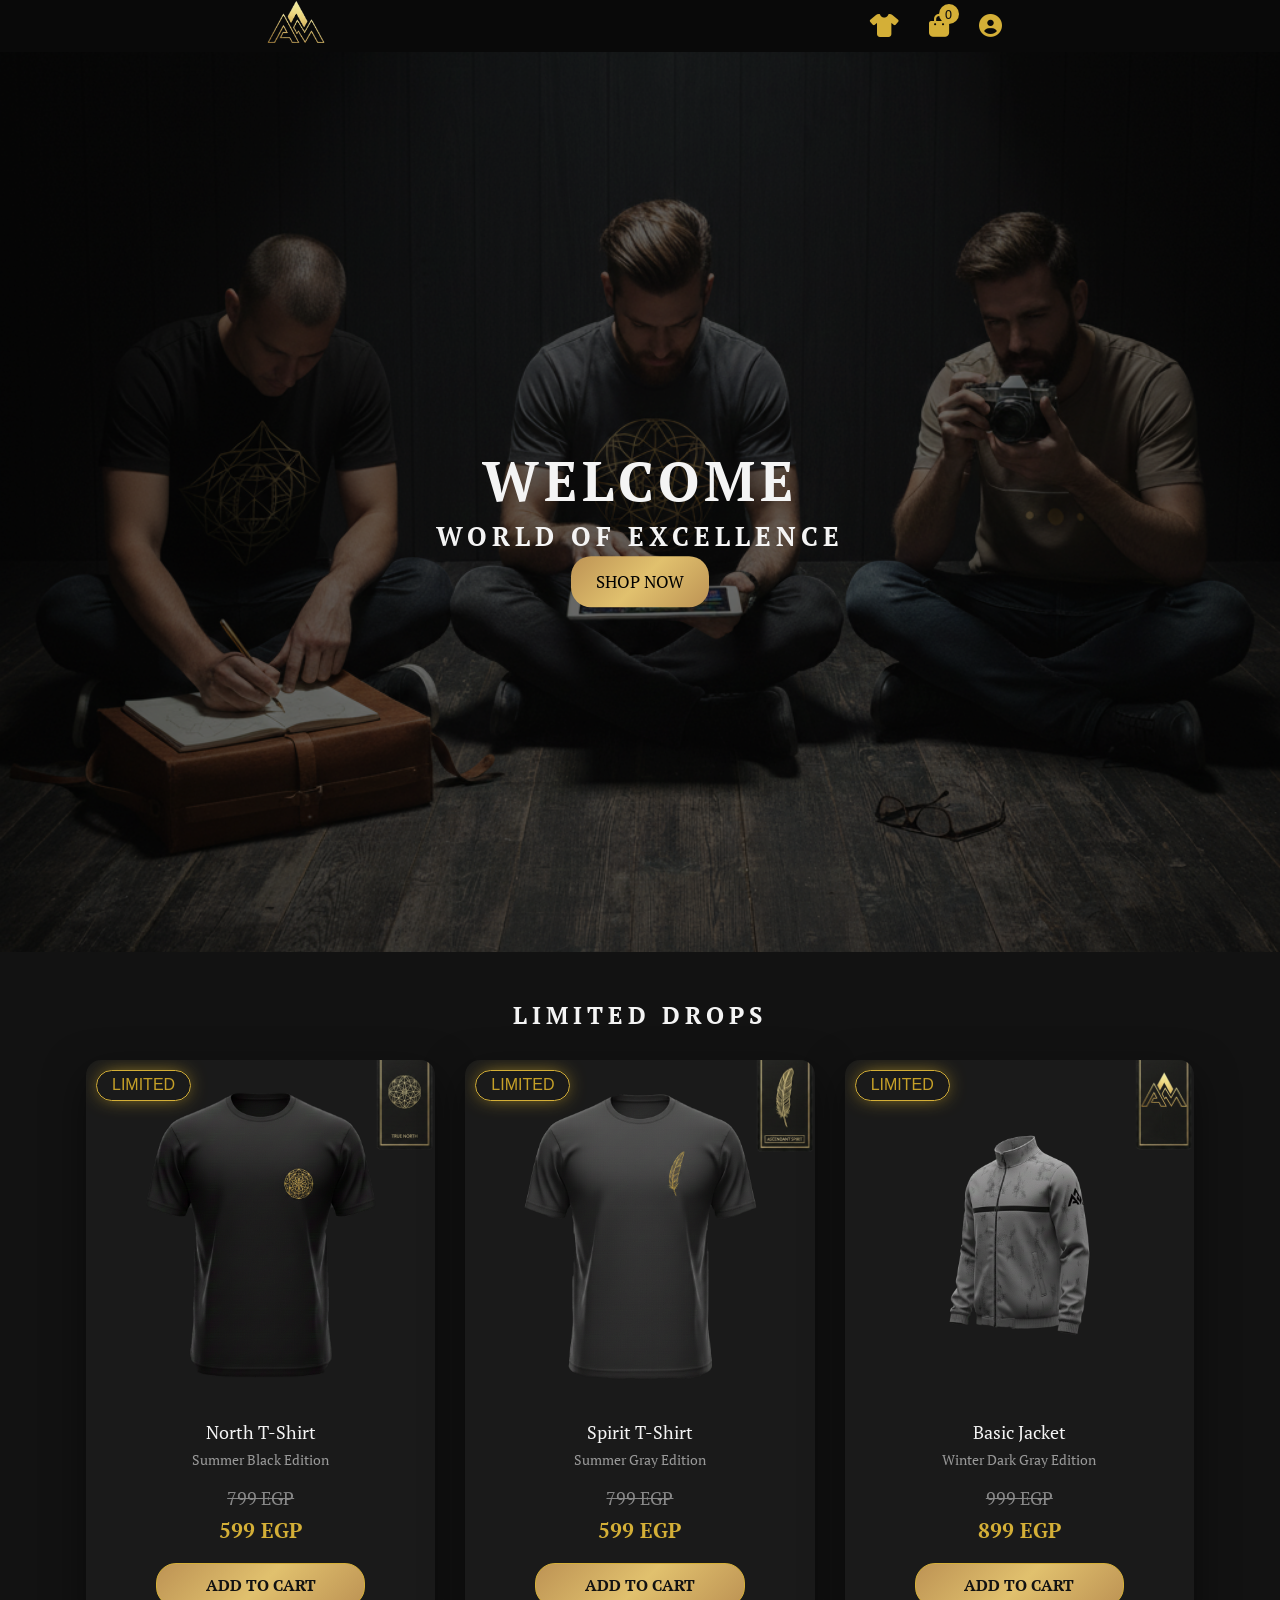
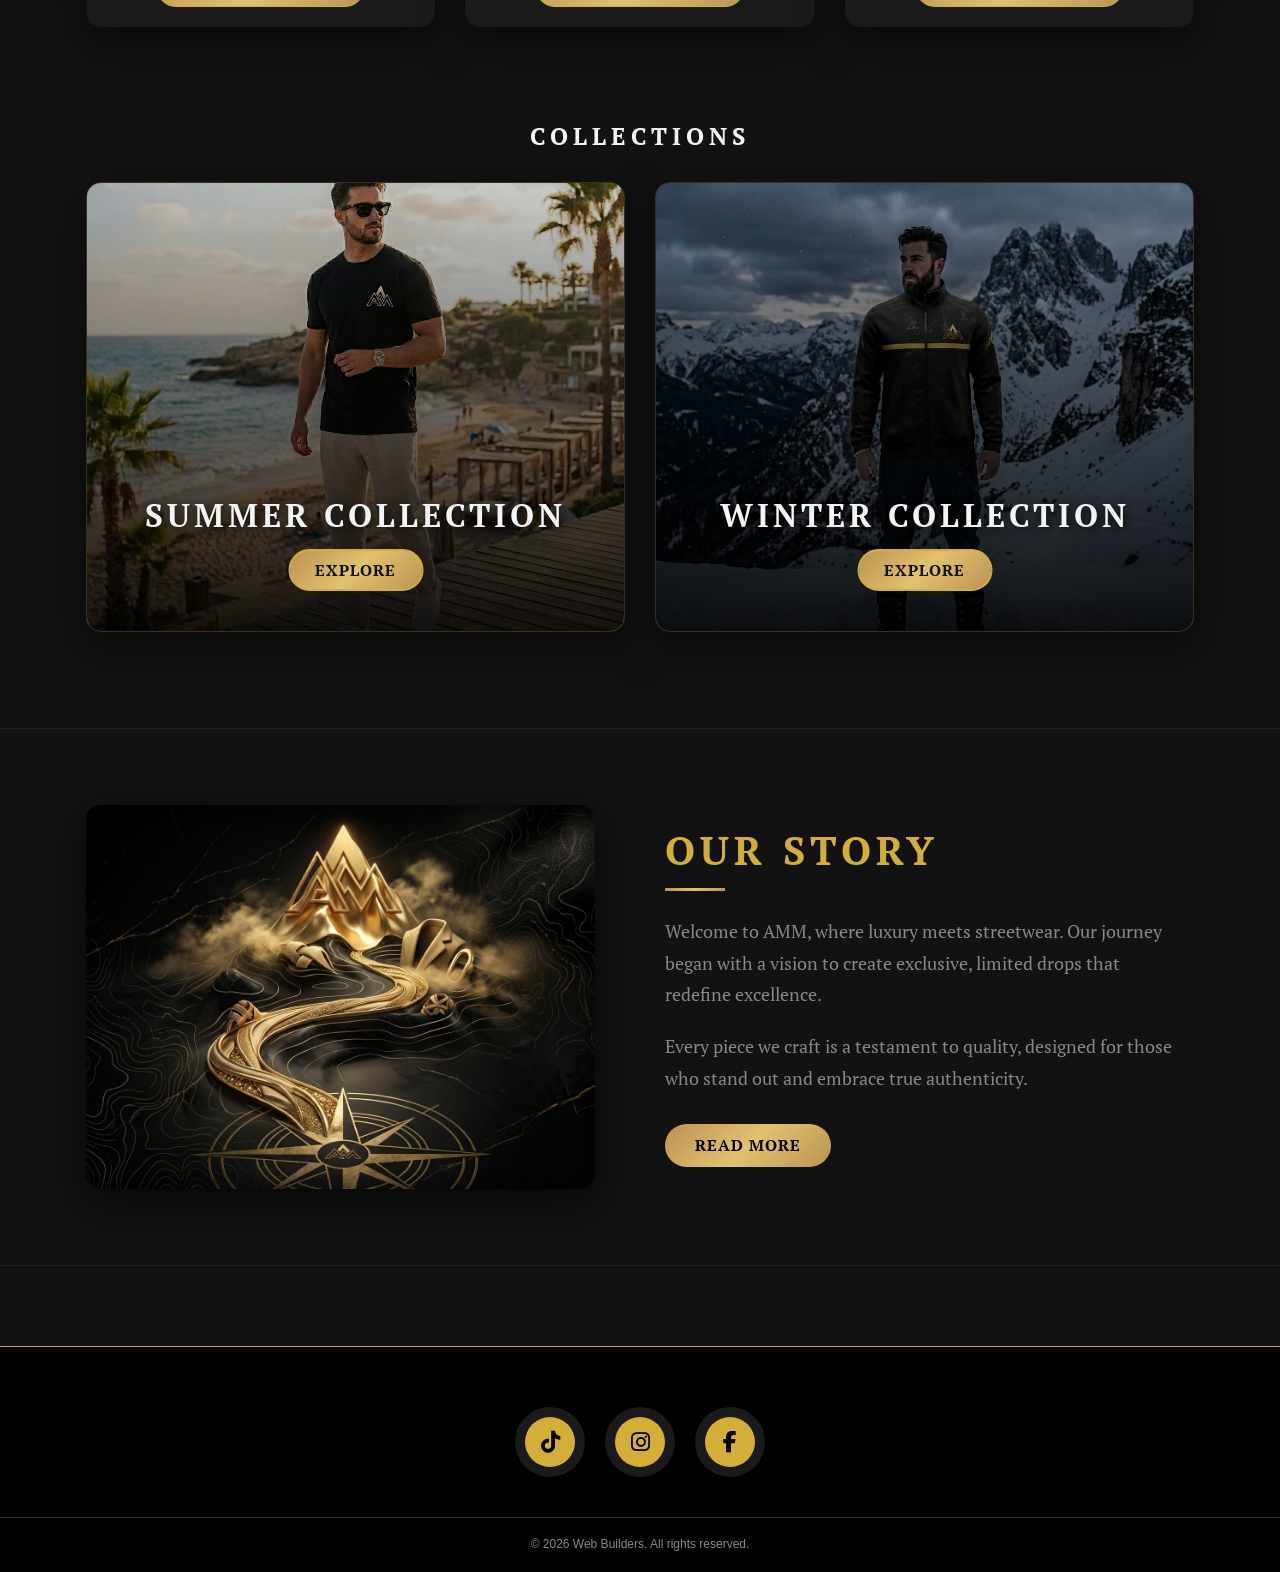
<file: index.html>
<!DOCTYPE html>
<html lang="en">

<head>
    <meta charset="UTF-8">
    <meta name="viewport" content="width=device-width, initial-scale=1.0">
    <!-- Add google font here  -->
    <link rel="preconnect" href="https://fonts.googleapis.com">
    <link rel="preconnect" href="https://fonts.gstatic.com" crossorigin>
    <link href="https://fonts.googleapis.com/css2?family=PT+Serif:ital,wght@0,400;0,700;1,400;1,700&display=swap"
        rel="stylesheet">
    <link rel="stylesheet" href="css/all.min.css">
    <link rel="stylesheet" href="css/normalize.css">
    <link rel="stylesheet" href="css/main.css">
    <link rel="Icon" href="design/logo.png">
    <title>AMM Store</title>
</head>

<body>
    <!-- Start Cart  -->
    <div class="cart" id="cart">

    </div>
    <!-- End Cart  -->
    <!-- start checkout popup  -->
    <div class="popup" id="checkout">
    </div>
    <!-- end checkout popup  -->


    <!-- Start nav bar section  -->
    <nav class="nav-bar" id="navBar">
    </nav>
    <!-- End nav bar section  -->
    <!-- Start Hero Section -->
    <div class="hero">
        <div class="overlay"></div>
        <div class="text">
            <h1>Welcome</h1>
            <h3>World of excellence<br> </h3>
            <a href="itm.html" class="shop-btn">Shop Now</a>
        </div>
    </div>
    <!-- End Hero Section -->
    <!-- Start Items  -->
    <section class="items" id="items">
        <div class="title">
            <h2>LIMITED DROPS</h2>
        </div>
        <div class="container grid-system-3" id="limited">

        </div>
    </section>
    <!-- End Items  -->

    <!-- Start Collections Section -->
    <section class="collections" id="collections">
        <div class="title">
            <h2>COLLECTIONS</h2>
        </div>
        <div class="container collections-grid">
            <div class="collection-box summer-collection">
                <img src="design/summer_coll.png" alt="">
                <div class="collection-overlay"></div>
                <div class="collection-text">
                    <h3 class="text">Summer Collection</h3>
                    <a href="itm.html?collection=summer" class="collection-btn">Explore</a>
                </div>
            </div>
            <div class="collection-box winter-collection">
                <img src="design/winter_coll.png" alt="">
                <div class="collection-overlay"></div>
                <div class="collection-text">
                    <h3 class="text">Winter Collection</h3>
                    <a href="itm.html?collection=winter" class="collection-btn">Explore</a>
                </div>
            </div>

        </div>
    </section>
    <!-- End Collections Section -->

    <!-- Start Brand Story -->
    <section class="brand-story" id="brand-story">
        <div class="container story-wrapper">
            <div class="story-image">
                <img src="design/brand_story.png" alt="AMM Brand Story">
            </div>
            <div class="story-content">
                <h2 class="story-title">OUR STORY</h2>
                <div class="gold-line"></div>
                <p>Welcome to AMM, where luxury meets streetwear. Our journey began with a vision to create exclusive,
                    limited drops that redefine excellence.</p>
                <p>Every piece we craft is a testament to quality, designed for those who stand out and embrace true
                    authenticity.</p>
                <a href="#" class="story-btn">Read More</a>
            </div>
        </div>
    </section>
    <!-- End Brand Story -->

    <!--start footer-->
    <footer class="amm-footer">
        <div class="footer-container">
            <section class="social-contact-section">
                <div class="social-container">
                    <a href="#" class="social-item">
                        <div class="icon-circle">
                            <i class="fa-brands fa-tiktok"></i>
                        </div>
                    </a>
                    <a href="#" class="social-item">
                        <div class="icon-circle">
                            <i class="fa-brands fa-instagram"></i>
                        </div>
                    </a>
                    <a href="#" class="social-item">
                        <div class="icon-circle">
                            <i class="fa-brands fa-facebook-f"></i>
                        </div>
                    </a>
                </div>
            </section>
        </div>
        <div class="footer-bottom">
            <p>&copy; 2026 Web Builders. All rights reserved.</p>
        </div>
    </footer>

    <script src="js/limited.js"></script>
    <script src="js/main.js"></script>
    <script src="js/logic.js"></script>
</body>

</html>
</file>
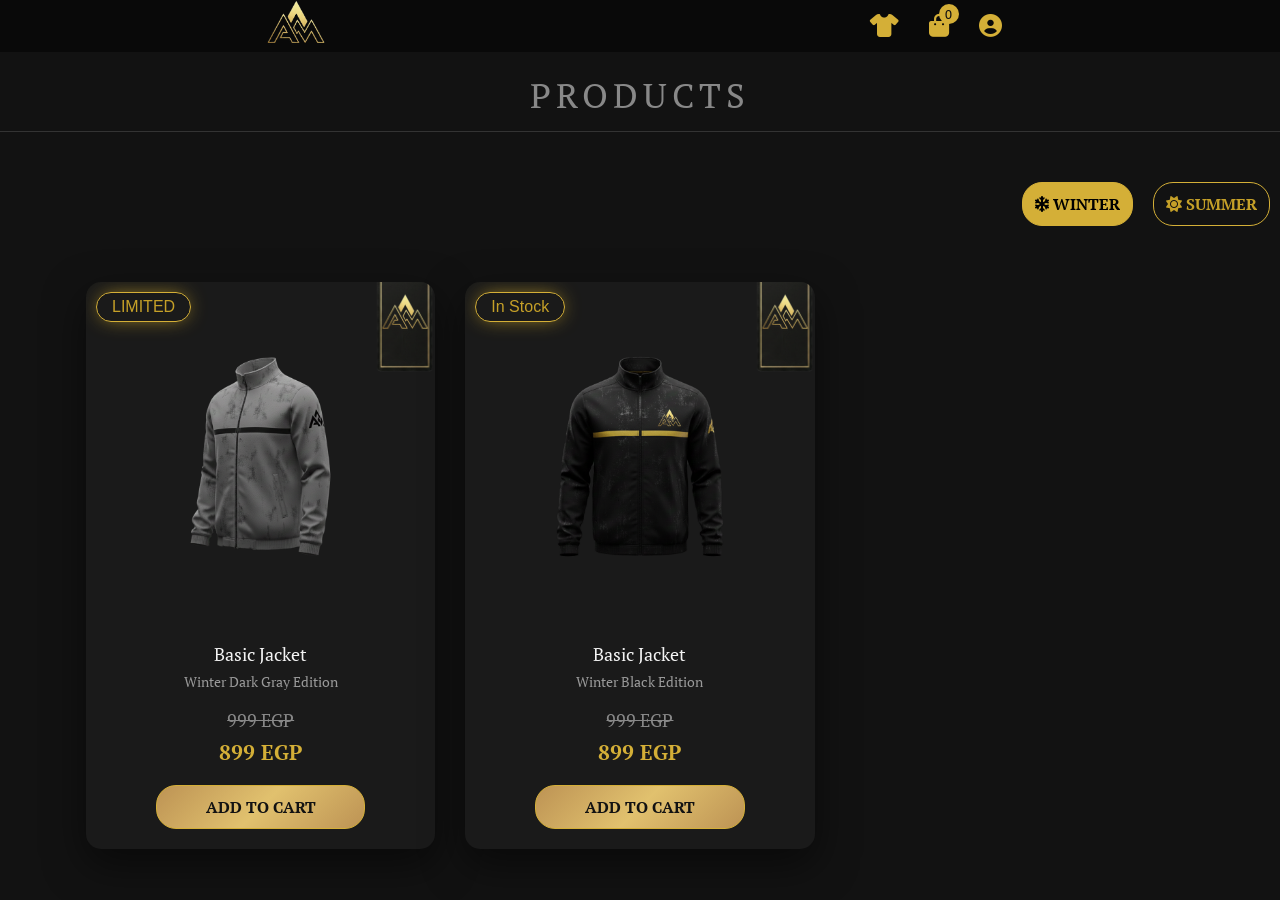
<file: itm.html>
<!DOCTYPE html>
<html lang="en">

<head>
    <meta charset="UTF-8">
    <meta name="viewport" content="width=device-width, initial-scale=1.0">
    <!-- Add google font here  -->
    <link rel="preconnect" href="https://fonts.googleapis.com">
    <link rel="preconnect" href="https://fonts.gstatic.com" crossorigin>
    <link href="https://fonts.googleapis.com/css2?family=PT+Serif:ital,wght@0,400;0,700;1,400;1,700&display=swap"
        rel="stylesheet">
    <link rel="stylesheet" href="css/itm.css">
    <link rel="stylesheet" href="css/all.min.css">
    <link rel="stylesheet" href="css/normalize.css">
    <link rel="stylesheet" href="css/main.css">
    <link rel="Icon" href="design/logo.png">
    <title>AMM Store</title>
</head>

<body>
    <!-- Start Cart  -->
    <div class="cart" id="cart">
    </div>
    <!-- End Cart  -->
    <!-- start checkout popup  -->
    <div class="popup" id="checkout">
    </div>
    <!-- end checkout popup  -->
    <!-- Start nav bar section  -->
    <nav class="nav-bar" id="navBar">
    </nav>
    <!-- End nav bar section  -->
    <header>
        <h1>Products</h1>
    </header>
    <section class="products">
        <div class="buttons">
            <a href="#winterSection" class="btn " id="winterBtn"><i class="fa-solid fa-snowflake"></i> Winter</a>
            <a href="#summerSection" class="btn " id="summerBtn"><i class="fa-solid fa-sun"></i> Summer</a>
        </div>
        <div class="container grid-system-3  " id="summerSection">

        </div>
        <div class="container grid-system-3" id="winterSection">

        </div>
    </section>
    <script src="js/products.js"></script>
    <script src="js/main.js"></script>
    <script src="js/logic.js"></script>
</body>

</html>
</file>
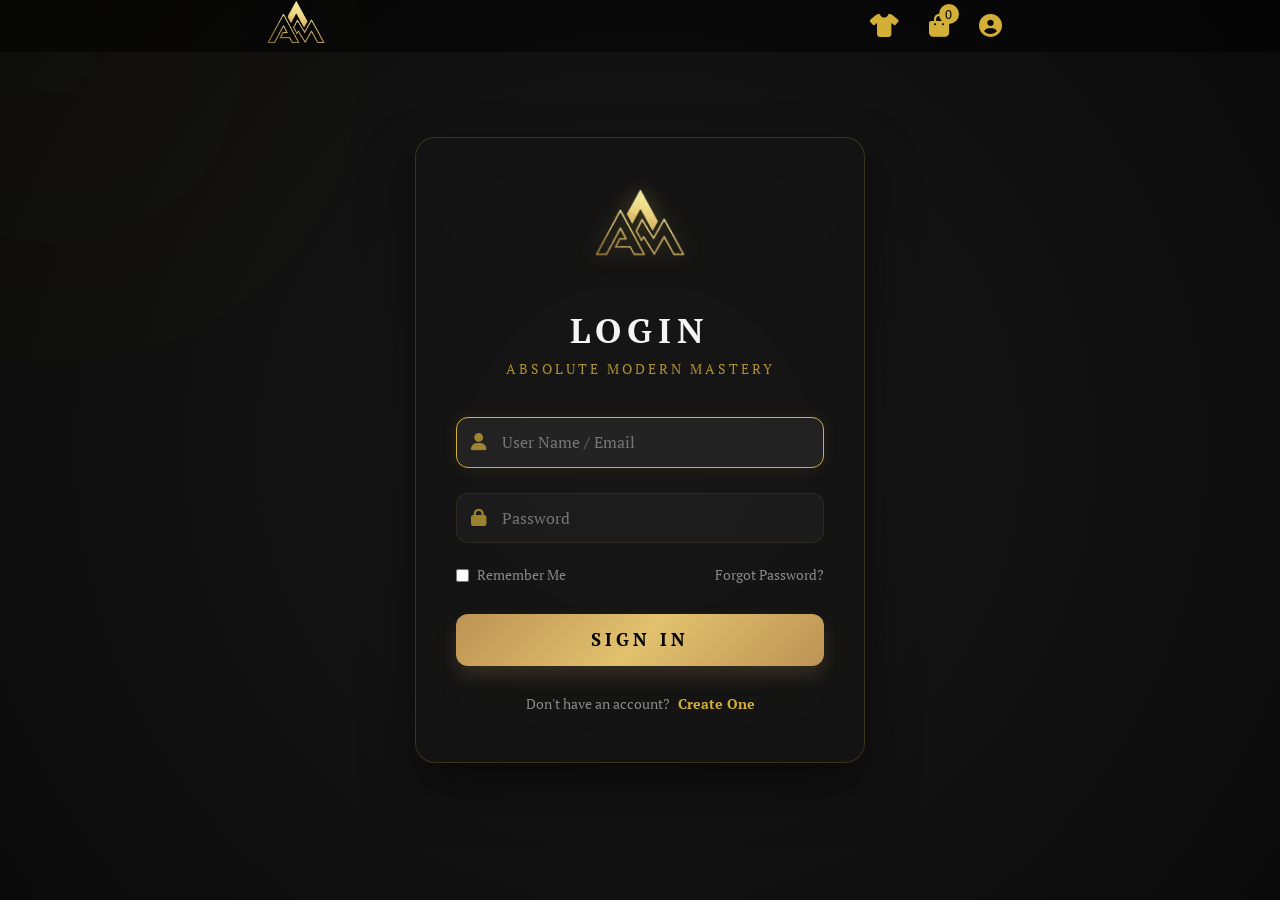
<file: login.html>
<!DOCTYPE html>
<html lang="en">

<head>
    <meta charset="UTF-8">
    <meta name="viewport" content="width=device-width, initial-scale=1.0">
    <!-- Google Fonts -->
    <link rel="preconnect" href="https://fonts.googleapis.com">
    <link rel="preconnect" href="https://fonts.gstatic.com" crossorigin>
    <link href="https://fonts.googleapis.com/css2?family=PT+Serif:ital,wght@0,400;0,700;1,400;1,700&display=swap"
        rel="stylesheet">

    <link rel="stylesheet" href="css/all.min.css">
    <link rel="stylesheet" href="css/normalize.css">
    <link rel="stylesheet" href="css/main.css">
    <link rel="stylesheet" href="css/login.css">
    <link rel="Icon" href="design/logo.png">
    <title>AMM Store - Luxury Login</title>
</head>

<body class="login-page">
    <!-- Start Cart  -->
    <div class="cart" id="cart"></div>
    <!-- End Cart  -->

    <!-- start checkout popup  -->
    <div class="popup" id="checkout"></div>
    <!-- end checkout popup  -->

    <!-- Start nav bar section  -->
    <nav class="nav-bar" id="navBar">
    </nav>
    <!-- End nav bar section  -->

    <div class="login-card">
        <form action="index.html" id="login-form">
            <header class="login-header">
                <img src="design/logo.png" alt="AMM Logo">
                <h1>Login</h1>
                <p>Absolute Modern Mastery</p>
            </header>

            <div class="input-container">
                <i class="fa-solid fa-user"></i>
                <input type="text" name="name" placeholder="User Name / Email" autofocus required>
            </div>

            <div class="input-container">
                <i class="fa-solid fa-lock"></i>
                <input type="password" name="password" placeholder="Password" required>
            </div>

            <div class="form-options">
                <label
                    style="color: var(--text-muted); font-size: 0.85rem; cursor: pointer; display: flex; align-items: center; gap: 8px;">
                    <input type="checkbox" style="accent-color: var(--gold-primary);"> Remember Me
                </label>
                <a href="#" class="forgot-link">Forgot Password?</a>
            </div>

            <button type="submit" class="btn-luxury">Sign In</button>

            <div class="register-prompt">
                Don't have an account? <span id="toggle-register">Create One</span>
            </div>
        </form>
    </div>

    <script src="js/main.js"></script>
    <script src="js/logic.js"></script>
    <script>
        // Simple toggle effect for demo
        document.getElementById('toggle-register').addEventListener('click', function () {
            const h1 = document.querySelector('.login-header h1');
            const btn = document.querySelector('.btn-luxury');
            const prompt = document.querySelector('.register-prompt');

            if (h1.innerText === "Login") {
                h1.innerText = "Register";
                btn.innerText = "Join AMM";
                prompt.innerHTML = 'Already a member? <span id="toggle-register">Login</span>';
            } else {
                h1.innerText = "Login";
                btn.innerText = "Sign In";
                prompt.innerHTML = "Don't have an account? <span id=\"toggle-register\">Create One</span>";
            }
            // Re-add listener if innerHTML was reset
            document.getElementById('toggle-register').addEventListener('click', arguments.callee);
        }, { once: true });
    </script>
</body>

</html>
</file>
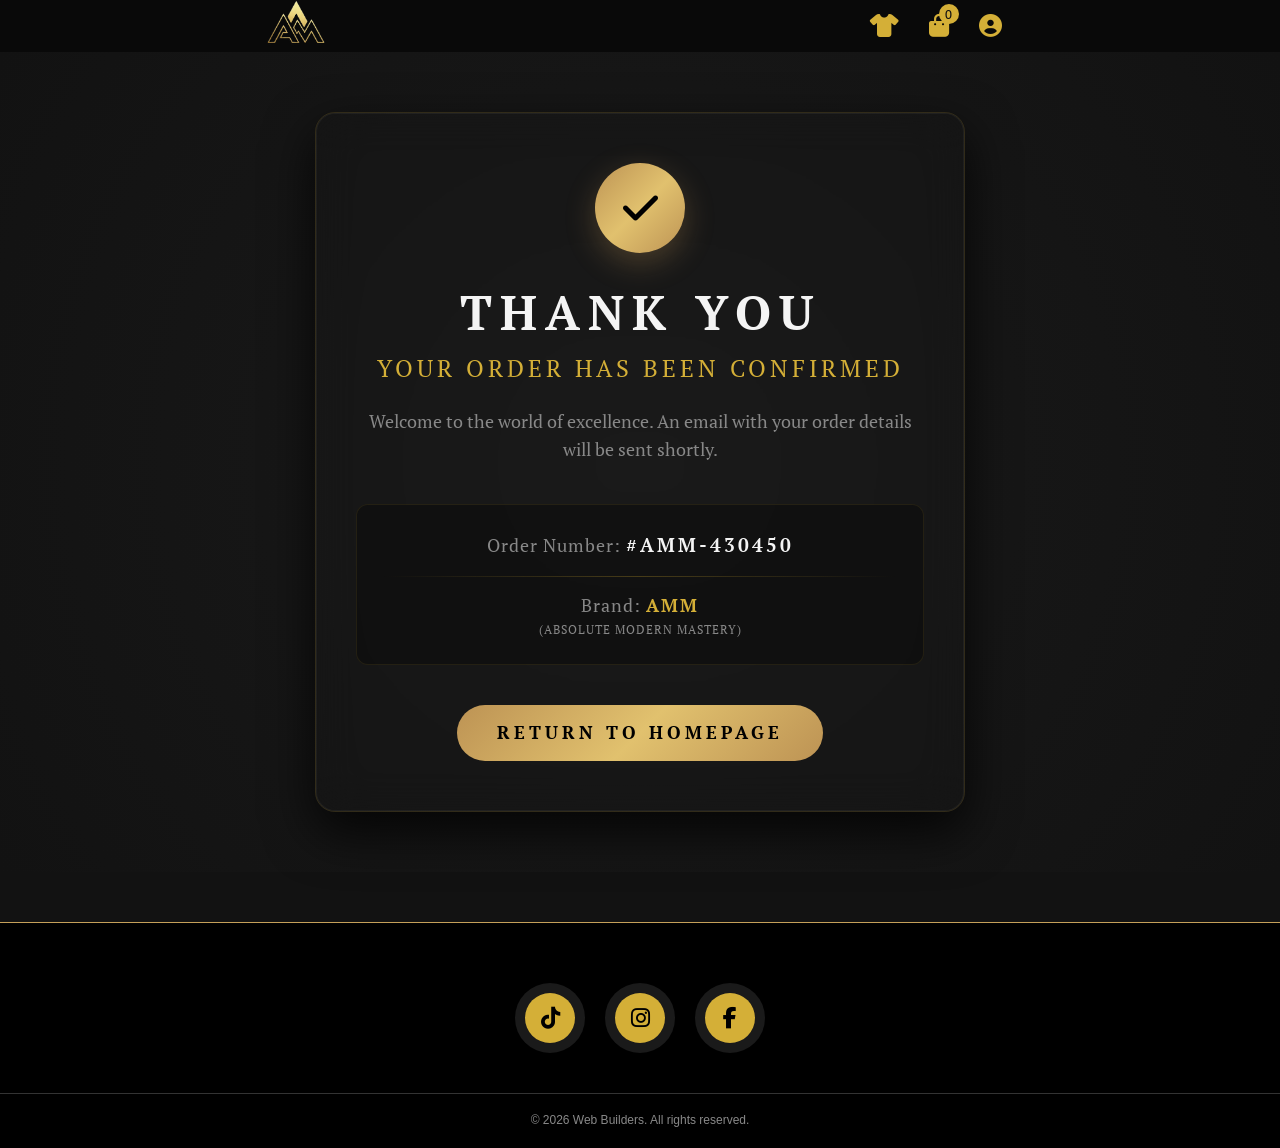
<file: thank-you.html>
<!DOCTYPE html>
<html lang="en">

<head>
    <meta charset="UTF-8">
    <meta name="viewport" content="width=device-width, initial-scale=1.0">
    <link rel="preconnect" href="https://fonts.googleapis.com">
    <link rel="preconnect" href="https://fonts.gstatic.com" crossorigin>
    <link href="https://fonts.googleapis.com/css2?family=PT+Serif:ital,wght@0,400;0,700;1,400;1,700&display=swap"
        rel="stylesheet">
    <link rel="stylesheet" href="css/all.min.css">
    <link rel="stylesheet" href="css/normalize.css">
    <link rel="stylesheet" href="css/main.css">
    <link rel="stylesheet" href="css/thank-you.css">
    <link rel="Icon" href="design/logo.png">
    <title>AMM Store - Thank You</title>
</head>

<body>
    <!-- Start Cart  -->
    <div class="cart" id="cart">
    </div>
    <!-- End Cart  -->

    <!-- start checkout popup  -->
    <div class="popup" id="checkout">
    </div>
    <!-- end checkout popup  -->

    <!-- Start nav bar section  -->
    <nav class="nav-bar" id="navBar">
    </nav>
    <!-- End nav bar section  -->

    <!-- Start Thank You Section -->
    <section class="thank-you-section">
        <div class="thank-you-container">
            <div class="icon-wrapper">
                <i class="fa-solid fa-check"></i>
            </div>
            <h1>Thank You</h1>
            <h2>Your order has been confirmed</h2>
            <p>Welcome to the world of excellence. An email with your order details will be sent shortly.</p>
            <div class="order-details-box">
                <p>Order Number: <strong>#AMM-<span></span></strong></p>
                <div class="div-line"></div>
                <p>Brand: <span class="gold-text">AMM</span>
                <p style="font-size: 12px;">(ABSOLUTE MODERN MASTERY)</p>
                </p>
            </div>
            <a href="index.html" class="home-btn">Return to Homepage</a>
        </div>
    </section>
    <!-- End Thank You Section -->

    <!--start footer-->
    <footer class="amm-footer">
        <div class="footer-container">
            <section class="social-contact-section">
                <div class="social-container">
                    <a href="#" class="social-item">
                        <div class="icon-circle">
                            <i class="fa-brands fa-tiktok"></i>
                        </div>
                    </a>
                    <a href="#" class="social-item">
                        <div class="icon-circle">
                            <i class="fa-brands fa-instagram"></i>
                        </div>
                    </a>
                    <a href="#" class="social-item">
                        <div class="icon-circle">
                            <i class="fa-brands fa-facebook-f"></i>
                        </div>
                    </a>
                </div>
            </section>
        </div>
        <div class="footer-bottom" style="text-align: center; color: var(--text-muted); padding-top: 20px;">
            <p>&copy; 2026 Web Builders. All rights reserved.</p>
        </div>
    </footer>
    <!--end footer-->

    <script src="js/main.js"></script>
    <script src="js/logic.js"></script>
    <script>
        document.querySelector('.order-details-box strong span').innerText = Math.floor(100000 + Math.random() * 900000);
    </script>
</body>

</html>
</file>
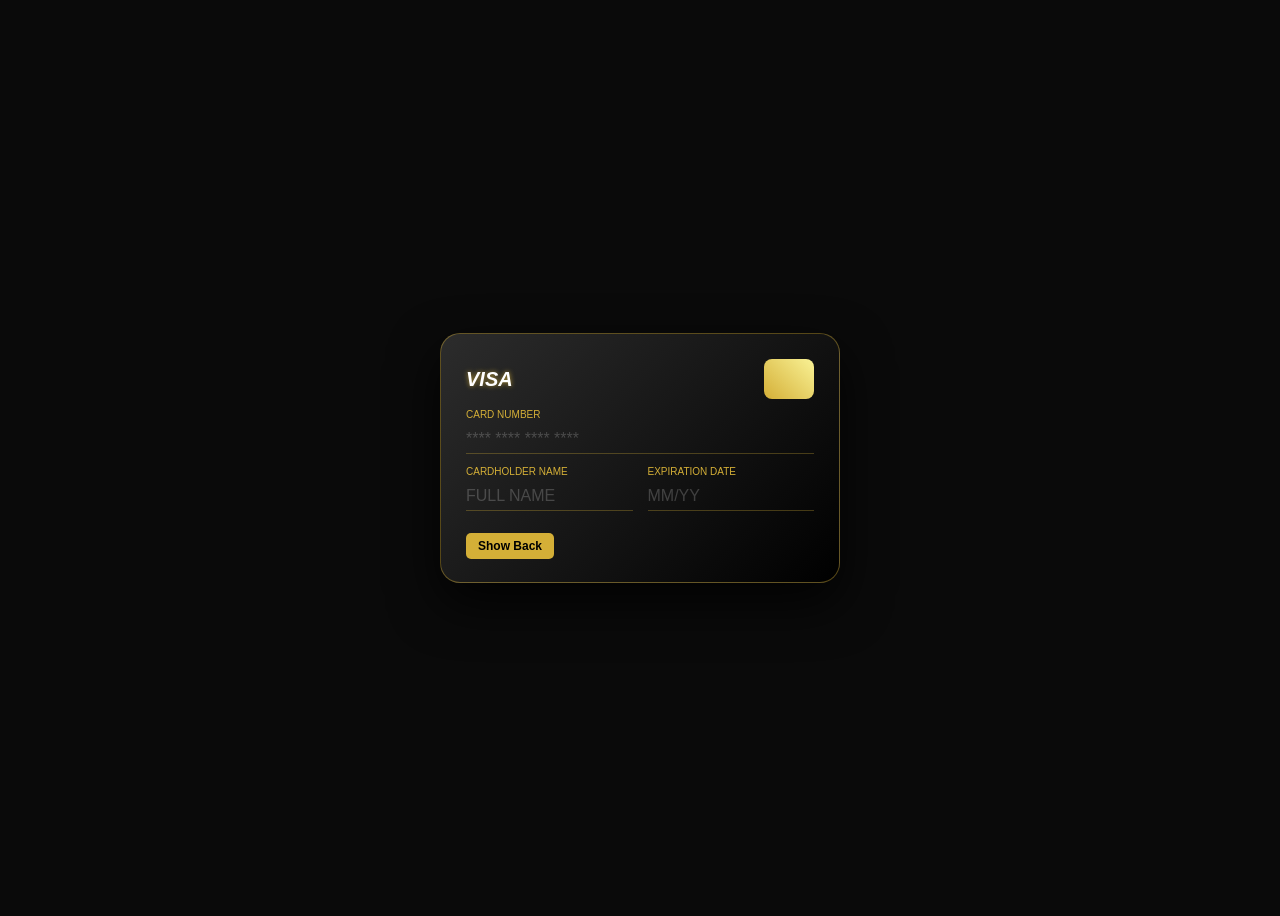
<file: Card/Card.html>
<!DOCTYPE html>
<html lang="en" dir="ltr">

<head>
    <meta charset="UTF-8">
    <meta name="viewport" content="width=device-width, initial-scale=1.0">
    <title>Luxury Interactive Card</title>
    <link rel="Icon" href="../design/logo.png">
    <link rel="stylesheet" href="f.css">
</head>

<body>
    <div class="card-container">
        <div class="card" id="card">
            <div class="card-front">
                <div class="card-header">
                    <div class="logo">VISA</div>
                    <div class="chip"></div>
                </div>

                <div class="input-field">
                    <label>Card Number</label>
                    <input type="text" id="card-num" placeholder="**** **** **** ****" maxlength="19"
                        inputmode="numeric">
                </div>

                <div class="bottom-row">
                    <div class="input-field">
                        <label>Cardholder Name</label>
                        <input type="text" id="card-name" placeholder="FULL NAME">
                    </div>
                    <div class="input-field">
                        <label>Expiration Date</label>
                        <input type="text" id="card-date" placeholder="MM/YY" maxlength="5" inputmode="numeric">
                    </div>
                </div>

                <button class="flip-btn" onclick="flipCard()">Show Back</button>
            </div>
            <div class="card-back">
                <div class="black-strip"></div>
                <div class="cvv-section">
                    <label>CVV Code</label>
                    <input type="text" id="card-cvv" placeholder="***" maxlength="3" inputmode="numeric">
                </div>
                <div class="button-group">
                    <button class="flip-btn secondary" onclick="flipCard()">Back to Front ↺</button>
                    <button class="confirm-btn" onclick="submitData()">Confirm Data ✓</button>
                </div>
            </div>

            <script src="f.js"></script>
            <script src="../js/main.js"></script>
</body>

</html>
</file>
<file: css/main.css>
* {
    margin: 0;
    padding: 0;
    box-sizing: border-box;
    list-style: none;
    text-decoration: none;
}

html {
    scroll-behavior: smooth;
}

:root {
    --bg-primary: #121212;
    --bg-secondary: #1a1a1a;
    --gold-primary: #d4af37;
    --gold-gradient: linear-gradient(135deg, #bd9354 0%, #e1c16e 50%, #bd9354 100%);
    --text-main: #f4f4f4;
    --text-muted: #888888;
    --accent-gold: #c5a028;
}

/* Luxury Preloader */
#preloader {
    position: fixed;
    top: 0;
    left: 0;
    width: 100%;
    height: 100%;
    background-color: var(--bg-primary);
    display: flex;
    justify-content: center;
    align-items: center;
    z-index: 9999;
    transition: opacity 0.8s ease, visibility 0.8s;
}

.loader-content {
    text-align: center;
}

.loader-logo {
    font-size: 3rem;
    color: var(--gold-primary);
    letter-spacing: 15px;
    margin-bottom: 20px;
    animation: pulse 2s infinite ease-in-out;
}

.loader-bar {
    width: 150px;
    height: 2px;
    background: rgba(212, 175, 55, 0.1);
    position: relative;
    overflow: hidden;
    margin: 0 auto;
}

.loader-bar::after {
    content: '';
    position: absolute;
    top: 0;
    left: -100%;
    width: 100%;
    height: 100%;
    background: var(--gold-gradient);
    animation: loading 1.5s infinite;
}

@keyframes pulse {

    0%,
    100% {
        opacity: 0.5;
        transform: scale(0.95);
    }

    50% {
        opacity: 1;
        transform: scale(1);
    }
}

@keyframes loading {
    to {
        left: 100%;
    }
}

/* Page Transitions */
.fade-in {
    animation: fadeInUp 0.8s ease forwards;
}

@keyframes fadeInUp {
    from {
        opacity: 0;
        transform: translateY(20px);
    }

    to {
        opacity: 1;
        transform: translateY(0);
    }
}

.section-transition {
    transition: opacity 0.4s ease, transform 0.4s ease;
}

::-webkit-scrollbar {
    width: 15px;
}

::-webkit-scrollbar-track {
    background-color: var(--bg-primary);
}

::-webkit-scrollbar-thumb {
    background: var(--gold-gradient);
}

body {
    font-family: "PT Serif", serif;
    font-weight: 400;
    background-color: var(--bg-primary);
}

button {
    border: 0;
    background: 0;
}

/* Mobile First Approach (recommended) */
.container {
    width: 100%;
    padding: 1rem;
}

/* Tablet */
@media (min-width: 768px) {
    .container {
        max-width: 720px;
        margin: 0 auto;
    }
}

/* Desktop */
@media (min-width: 1024px) {
    .container {
        max-width: 960px;
    }
}

/* Large Desktop */
@media (min-width: 1200px) {
    .container {
        max-width: 1140px;
    }
}


/* Start Cart styles */
.cart {
    position: fixed;
    top: 0;
    right: -370px;
    bottom: 0;
    z-index: 100;
    background: var(--bg-primary);
    color: var(--text-main);
    border-left: 1px solid var(--text-muted);
    width: 370px;
    padding: 30px;
    display: flex;
    flex-direction: column;
    justify-content: space-between;
    transition: 0.3s ease-in-out;
    text-transform: uppercase;

}

.items_of_cart::-webkit-scrollbar {
    width: 0px;
}

.cart.active {
    right: 0;
}

.cart .top_cart {
    display: flex;
    align-items: center;
    justify-content: space-between;
}

.cart .top_cart .close_cart i {
    cursor: pointer;
    font-size: 30px;
}

.cart .top_cart h3 {
    font-size: 19px;
    letter-spacing: 4px;
}

.cart .top_cart h3 span {
    color: var(--accent-gold);
}


.cart .items_of_cart {
    padding: 20px 0;
    border-block: 1px solid var(--text-muted);
    margin-block: 20px;
    height: 100%;
    overflow-y: auto;
}

.cart .items_of_cart .item_cart {
    display: flex;
    gap: 20px;
    align-items: center;
    justify-content: flex-start;
    height: 125px;
    border-bottom: 1px solid var(--text-muted);
}

.cart .items_of_cart .item_cart:last-child {
    border-bottom: 0;
    margin-bottom: 0;
}

.cart .items_of_cart .item_cart img {
    width: 85px;
}

.cart .items_of_cart .item_cart .content {
    display: flex;
    flex-direction: column;
    gap: 10px;
    width: 100%;
}

.cart .items_of_cart .item_cart .content .price_cart {
    color: var(--gold-primary);
    font-size: 17px;
    font-weight: bold;
}

.cart .items_of_cart .item_cart h4 {
    margin-bottom: 10px;
    font-weight: 600;
    font-size: 14px;
    overflow: hidden;
    text-overflow: ellipsis;
    display: -webkit-box;
}

.cart .items_of_cart .item_cart .delete_item i {
    font-size: 22px;
    cursor: pointer;
    color: var(--text-muted);
    transition: 0.3s;
    margin-left: 5px;
}

.cart .items_of_cart .item_cart .delete_item i:hover {
    color: darkred;
}

.cart .items_of_cart .item_cart .quantity_control {
    display: flex;
    align-self: center;
    gap: 5px;
    margin-top: 5px;
}

.cart .items_of_cart .item_cart .quantity_control span {
    font-size: 18px;
    min-width: 40px;
    display: flex;
    justify-content: center;
    align-items: center;
}

.cart .items_of_cart .item_cart .quantity_control button {
    width: 27px;
    height: 27px;
    display: flex;
    align-items: center;
    justify-content: center;
    cursor: pointer;
    font-size: 20px;
    border-radius: 20px;
    background-color: var(--bg-secondary);
    color: var(--gold-primary);
    border: 1px solid var(--gold-primary);
}

.cart .bottom_cart .total {
    display: flex;
    justify-content: space-between;
    margin-bottom: 30px;
}

.cart .bottom_cart .price_cart_total {
    color: var(--gold-primary);
    font-size: 20px;
}

.cart .bottom_cart .button_cart {
    display: flex;
    justify-content: space-between;
    align-items: center;
    gap: 20px;
    transition: 0.3s;
}



.cart .bottom_cart .button_cart .btn_cart {
    cursor: pointer;
    transition: 0.3s;
    background: var(--gold-gradient);
    color: black;
    padding: 10px 20px;
    border-radius: 20px;
    text-transform: uppercase;
    text-align: center;
}

.cart .button_cart .checkout {
    background: var(--gold-gradient);

}

.cart .button_cart .checkout.empty {
    pointer-events: none;
    opacity: 0.6;

}

.cart .bottom_cart .button_cart .trans_bg {
    background: transparent;
    color: var(--gold-primary);
    border: 1px solid var(--accent-gold);
}

@media (max-width: 768px) {
    .cart {
        width: 100%;
        right: -100%;
    }

}

@media (min-width: 1200px) {

    .cart .bottom_cart .checkout:hover,
    .cart .bottom_cart .trans_bg:hover {
        scale: 1.1;
    }

}

/* End Cart styles */

/* Start navbar styles */
.nav-bar {
    display: flex;
    justify-content: space-around;
    align-items: center;
    background: rgba(0, 0, 0, 0.5);
    position: sticky;
    top: 0;
    z-index: 10;
}

.nav-bar .logo img {
    width: 64px;
}

.nav-bar ul {
    display: flex;
    text-align: center;
}

.nav-bar ul li {
    margin: 0px 15px;
}

.nav-bar li i {
    color: var(--gold-primary);
    font-size: 23px;
    cursor: pointer;
}

li.cart-icon {
    position: relative;
}

.nav-bar ul span.count {
    position: absolute;
    top: -10px;
    right: -10px;
    width: 20px;
    height: 20px;
    text-align: center;
    line-height: 20px;
    background: var(--gold-primary);
    color: var(--bg-primary);
    font-size: 13px;
    border-radius: 100%;
}




/* End navbar styles */

/* Start popup styles  */


/* start popup and Checkout form style */
.popup {
    position: fixed;
    top: 0;
    left: 0;
    width: 100%;
    height: 100%;
    background-color: rgba(0, 0, 0, 0.6);
    display: flex;
    justify-content: center;
    align-items: center;
    z-index: 1000;
    opacity: 0;
    visibility: hidden;
    transition: opacity 0.3s ease, visibility 0.3s ease;
}

.popup.active {
    opacity: 1;
    visibility: visible;
    transform: scale(1);
}

/* end popup style */

.checkout-container {
    width: 100%;
    max-width: 500px;
    color: var(--text-main);
    padding: 40px;
    background: var(--bg-primary);
    border-radius: 20px;
    box-shadow: 0 20px 50px rgba(0, 0, 0, 0.5);
    border: 1px solid rgba(172, 121, 27, 0.1);
}

.brand-header {
    text-align: center;
    margin-bottom: 40px;
}

.brand-header h1 {
    font-size: 2.5rem;
    letter-spacing: 5px;
    margin: 0 0 10px 0;
    color: var(--accent-gold);
}

.brand-header p {
    font-size: 0.7rem;
    letter-spacing: 4px;
    color: var(--text-gray);
}

.luxury-form .form-group {
    margin-bottom: 25px;
}

.luxury-form label {
    display: block;
    margin-bottom: 8px;
    letter-spacing: 2px;
    font-size: 0.9rem;
    color: var(--text-gray);
    font-weight: 300;
}

.luxury-form input,
.luxury-form textarea {
    width: 100%;
    padding: 12px 15px;
    background: #1d1d1d;
    border: 1px solid var(--text-muted);
    border-radius: 8px;
    color: white;
    resize: none;
    font-family: 'Cairo', sans-serif;
    transition: all 0.3s ease;
}

.luxury-form input:focus,
.luxury-form textarea:focus {
    border-color: var(--accent-gold);
    background: #252525;
    outline: none;
}

.form-row {
    display: grid;
    grid-template-columns: 1fr 1fr;
    gap: 15px;
}

.price-summary {
    text-align: center;
    text-transform: uppercase;
    font-size: 0.9rem;
    color: var(--text-gray);
    margin-bottom: 20px;
}


.price-summary span {
    color: var(--accent-gold);
    font-weight: bold;
    font-size: 1.1rem;
}

.buy-button {
    width: 100%;
    padding: 15px;
    background: var(--gold-gradient);
    border: none;
    border-radius: 8px;
    color: #000;
    font-size: 1.1rem;
    font-weight: 700;
    cursor: pointer;
    transition: transform 0.2s ease, box-shadow 0.2s ease;
    text-transform: uppercase;
}

.cancel-btn {
    background: transparent;
    width: 100%;
    cursor: pointer;
    padding: 15px;
    color: var(--text-muted);
    border-radius: 8px;
    border: 1px solid var(--text-muted);
    margin-top: 10px;
    transition: background 0.3s ease, color 0.3s ease, border-color 0.3s ease;

}

.buy-button:hover {
    transform: translateY(-1px);
    box-shadow: 0 -5px 20px rgba(197, 160, 89, 0.3);
}

.cancel-btn:hover {
    color: var(--text-white);
    border-color: var(--accent-gold);
}

.buy-button:active,
.btn:active,
.buy-btn:active {
    transform: scale(0.96);
}

@media (max-width: 768px) {
    .checkout-container {
        padding: 30px 20px;
    }
}

@media (max-width: 480px) {
    .form-row {
        grid-template-columns: 1fr;
    }
}

/* End popup and Checkout form styles  */






/* Start Hero Section  */
.hero {
    background-image: url("../design/background.png");
    background-position: center;
    object-fit: cover;
    background-size: cover;
    height: 100vh;
    position: relative;
}

.overlay {
    position: absolute;
    left: 0;
    top: 0;
    width: 100%;
    height: 100%;
    background-color: rgb(0 0 0 / 58%);
}

.hero .text {
    position: absolute;
    left: 50%;
    top: 50%;
    text-align: center;
    transform: translate(-50%, -50%);
    color: var(--text-main);
}

.hero .text h1 {
    font-size: 55px;
    margin-bottom: 10px;
    text-transform: uppercase;
    letter-spacing: 5px;
}

.hero .text h3 {
    font-size: 26px;
    text-transform: uppercase;
    margin-bottom: 20px;
    letter-spacing: 5px;
}

.hero .shop-btn {
    background: var(--gold-gradient);
    color: black;
    padding: 14px 25px;
    border-radius: 20px;
    font-size: 17px;
    text-transform: uppercase;
}

/* End Hero Section  */
/* Start items Section  */
.items {
    margin: 50px auto;
}

.grid-system-3 {
    display: grid;
    grid-template-columns: repeat(auto-fill, minmax(300px, 1fr));
    gap: 30px;

}

.title {
    color: var(--text-main);
    text-align: center;
    margin-bottom: 15px;
    text-transform: uppercase;
    font-weight: normal;
    letter-spacing: 5px;

}

.product-card {
    background: var(--bg-secondary);
    text-align: center;
    border-radius: 15px;
    transition: all 0.4s ease;
    position: relative;
    overflow: hidden;
    transition: all 0.3s;
}

@media (min-width: 1024px) {
    .product-card:hover {
        border: 1px solid var(--gold-primary);
        transform: translateY(-8px);
        box-shadow: 0 20px 40px rgba(0, 0, 0, 0.7), 0 0 15px rgba(212, 175, 55, 0.2);
    }

    /* .product-card:hover .icon{
        top: -70px;
    } */
}



.product-card {
    box-shadow: 0 15px 40px rgba(0, 0, 0, 0.5);
}

.icon {
    position: absolute;
    background-color: var(--main-color);
    color: white;
    font-weight: bold;
    right: -95px;
    top: -130px;
    transition: all 0.3s ease-out;
}

.icon img {
    width: 250px;
}

.status-icon {
    position: absolute;
    background: transparent;
    font-family: sans-serif;
    border: 1px solid var(--gold-primary);
    padding: 5px 15px;
    border-radius: 20px;
    left: 10px;
    top: 10px;
    transition: all 0.3s ease-out;
}

.in-stock {
    box-shadow: 0px 0px 20px -5px var(--accent-gold);
    color: var(--accent-gold);
}

.out-stock {
    box-shadow: 0px 0px 25px 1px var(--text-muted);
    color: var(--text-muted);
    border-color: var(--text-muted);
}

.product-img img {
    width: 100%;
    height: auto;
    border-radius: 10px;
    object-fit: cover;
    transition: all 0.3s;
}

.size-palette {
    display: flex;
    align-items: center;
    justify-content: center;
    gap: 7px;
}

.size-palette .active {
    border: 3px solid var(--accent-gold);
    color: var(--accent-gold);
    background: transparent;
}

.size {
    border: 2px solid var(--text-main);
    border-radius: 50%;
    color: var(--text-main);
    transition: all 0.3s;
    cursor: pointer;
    padding: 10px;
    text-transform: uppercase;
    font-weight: bold;
}

.product-title {
    font-size: 1.1rem;
    color: var(--text-main);
    margin: 10px 0;
    font-weight: 400;
}

.product-desc {
    font-size: 0.85rem;
    color: #999;
    margin-bottom: 20px;
}

.price {
    display: block;
    font-size: 1.3rem;
    font-weight: bold;
    color: var(--gold-primary);
    margin-bottom: 20px;
}

.unactive {
    display: block;
    font-size: 1.1rem;
    margin-bottom: 10px;
    color: var(--text-muted);
    text-decoration: line-through;
}


.buy-btn {
    width: 60%;
    padding: 12px;
    background: var(--gold-gradient);
    border: 1px solid var(--gold-primary);
    color: var(--bg-primary);
    cursor: pointer;
    font-weight: bold;
    text-transform: uppercase;
    transition: all 0.3s;
    border-radius: 20px;
    margin-bottom: 20px;
    cursor: pointer;
}

.buy-btn.in-cart {
    background: transparent;
    color: var(--gold-primary);
    border: 2px solid var(--accent-gold);
    pointer-events: none;
}

/* End items Section  */

/* Start Collections Section */
.collections {
    margin: 80px auto;
}

.collections-grid {
    display: grid;
    grid-template-columns: 1fr;
    gap: 30px;
}

@media (min-width: 768px) {
    .collections-grid {
        grid-template-columns: 1fr 1fr;
    }
}
@media (min-width: 1200px) {
    .collection-box {
        height: 450px;
    }
    .collection-box:hover {
        transform: translateY(-5px);
        border-color: var(--gold-primary);
        box-shadow: 0 20px 50px rgba(0, 0, 0, 0.7), 0 0 20px rgba(212, 175, 55, 0.3);
    }
    .collection-box:hover .collection-overlay {
        background: linear-gradient(to top, rgba(0, 0, 0, 0.8) 0%, rgba(0, 0, 0, 0.4) 100%);
    }
    .collection-btn:hover {
        box-shadow: 0 5px 20px rgba(212, 175, 55, 0.4);
        transform: translateY(-2px);
    }
}

.collection-box {
    position: relative;
    border-radius: 15px;
    overflow: hidden;
    background-size: cover;
    background-position: center;
    box-shadow: 0 15px 40px rgba(0, 0, 0, 0.5);
    transition: transform 0.4s ease;
    border: 1px solid rgba(212, 175, 55, 0.2);
}

.collection-box img {
    width: 100%;
    height: 100%;
    object-fit: cover;
    transition: transform 0.5s ease;
}

.collection-overlay {
    position: absolute;
    top: 0;
    left: 0;
    width: 100%;
    height: 100%;
    background: linear-gradient(to top, rgba(0, 0, 0, 0.9) 0%, rgba(0, 0, 0, 0.2) 100%);
    transition: background 0.4s ease;
}

.collection-text {
    position: absolute;
    bottom: 40px;
    left: 50%;
    transform: translateX(-50%);
    text-align: center;
    width: 100%;
    z-index: 2;
}

.collection-text h3.text {
    color: var(--text-main);
    font-size: 2rem;
    margin-bottom: 15px;
    letter-spacing: 4px;
    text-transform: uppercase;
    text-shadow: 2px 2px 10px rgba(0, 0, 0, 0.8);
}

.collection-btn {
    display: inline-block;
    background: var(--gold-gradient);
    color: var(--bg-primary);
    border: 2px solid var(--gold-primary);
    padding: 10px 25px;
    border-radius: 25px;
    font-weight: bold;
    text-transform: uppercase;
    transition: all 0.3s;
    letter-spacing: 1px;
}



/* End Collections Section */

/* Start Brand Story */
.brand-story {
    margin: 80px auto;
    padding: 60px 0;
    background-color: var(--bg-primary);
    border-top: 1px solid rgba(212, 175, 55, 0.1);
    border-bottom: 1px solid rgba(212, 175, 55, 0.1);
}

.story-wrapper {
    display: flex;
    flex-direction: column;
    gap: 50px;
    align-items: center;
}

@media (min-width: 992px) {
    .story-wrapper {
        flex-direction: row;
        align-items: center;
    }
}

.story-image {
    flex: 1;
    position: relative;
    border-radius: 15px;
    overflow: hidden;
    box-shadow: 0 15px 40px rgba(0, 0, 0, 0.6);
}

.story-image::after {
    content: '';
    position: absolute;
    top: 0;
    left: 0;
    width: 100%;
    height: 100%;
    box-shadow: inset 0 0 30px rgba(0, 0, 0, 0.8);
    pointer-events: none;
}

.story-image img {
    width: 100%;
    height: auto;
    display: block;
    transition: transform 0.5s ease;
}

.story-image:hover img {
    transform: scale(1.05);
}

.story-content {
    flex: 1;
    padding: 0 20px;
}

.story-title {
    color: var(--gold-primary);
    font-size: 2.5rem;
    letter-spacing: 5px;
    margin-bottom: 15px;
    text-transform: uppercase;
}

.gold-line {
    width: 60px;
    height: 3px;
    background: var(--gold-gradient);
    margin-bottom: 25px;
}

.story-content p {
    color: var(--text-muted);
    font-size: 1.1rem;
    line-height: 1.8;
    margin-bottom: 20px;
}

.story-btn {
    display: inline-block;
    margin-top: 10px;
    padding: 12px 30px;
    background: var(--gold-gradient);
    color: #000;
    border-radius: 25px;
    font-weight: bold;
    text-transform: uppercase;
    transition: all 0.3s;
    letter-spacing: 1px;
}

.story-btn:hover {
    box-shadow: 0 5px 20px rgba(212, 175, 55, 0.4);
    transform: translateY(-2px);
}

/* End Brand Story */


/* footer */
.amm-footer {
    background-color: #000000;
    font-family: 'Poppins', sans-serif;
    padding: 60px 0 20px 0;
    margin-top: 50px;
    border-top: 1px solid #c5a059;
}

.footer-container {
    max-width: 1200px;
    margin: 0 auto;
    padding: 0 20px;
}

.footer-section {
    flex: 1;
    margin-bottom: 30px;
    min-width: 250px;
    padding: 0 15px;
}



.social-contact-section {
    text-align: center;
    background-color: transparent;
}


.social-contact-section h2 {
    color: #333;
    font-family: 'Arial', sans-serif;
    font-size: 28px;
    margin-bottom: 30px;
}


.social-container {
    display: flex;
    justify-content: center;
    gap: 20px;
}


.social-item {
    text-decoration: none;
    display: flex;
    align-items: center;
    justify-content: center;
    width: 70px;
    height: 70px;
    background-color: var(--bg-secondary);
    border: 1px solid var(--bg-secondary7);
    border-radius: 50%;
    transition: transform 0.3s ease, box-shadow 0.3s ease;
}

.icon-circle {
    width: 50px;
    height: 50px;
    background-color: var(--gold-primary);
    border-radius: 50%;
    display: flex;
    align-items: center;
    justify-content: center;
}

.icon-circle i {
    color: #000;
    font-size: 22px;
}


.social-item:hover {
    transform: translateY(-5px);
    box-shadow: 0 10px 20px rgba(0, 0, 0, 0.1);
}

.social-item:hover .icon-circle {
    background-color: #000;
}

.social-item:hover .icon-circle i {
    color: #f6e80a;
}

.social-icon {
    display: flex;
    align-items: center;
    justify-content: center;
    width: 40px;
    height: 40px;
    border: 1px solid #c5a059;
    border-radius: 50%;
    color: #c5a059;
    text-decoration: none;
    font-size: 14px;
    transition: all 0.3s ease;
}

.social-icon:hover {
    background-color: #c5a059;
    color: #000000;
}

.contact-info {
    font-size: 14px;
    color: #cccccc;
}


.footer-bottom {
    text-align: center;
    margin-top: 40px;
    padding-top: 20px;
    border-top: 1px solid #333;
}

.footer-bottom p {
    font-size: 12px;
    color: #888888;
}


@media (max-width: 768px) {
    .footer-container {
        flex-direction: column;
        text-align: center;
    }

    .footer-section h3::after {
        margin: 5px auto 0 auto;
    }

    .social-icons {
        justify-content: center;
    }
}

[dir="rtl"] .icon {
    right: auto;
    left: -95px;
}


[dir="rtl"] .cart .items_of_cart .item_cart .delete_item i {
    margin-left: 0;
    margin-right: 5px;
}

[dir="rtl"] .cart .top_cart h3,
[dir="rtl"] .title h2,
[dir="rtl"] .hero .text h1,
[dir="rtl"] .hero .text h3,
[dir="rtl"] .brand-header h1,
[dir="rtl"] .brand-header p {
    letter-spacing: 0;
}
</file>
<file: css/itm.css>
*{
    margin: 0;
    padding: 0;
    box-sizing: border-box;
    list-style: none;
    text-decoration: none;
}

html{
    scroll-behavior: smooth;
}
:root {
    --bg-primary: #121212;   
    --bg-secondary: #1a1a1a; 
    --gold-primary: #d4af37;
    --gold-gradient: linear-gradient(135deg, #bd9354 0%, #e1c16e 50%, #bd9354 100%);
    --text-main: #f4f4f4;  
    --text-muted: #888888;   
    --accent-gold: #c5a028;
}
::-webkit-scrollbar{
    width: 15px;
}
::-webkit-scrollbar-track{
    background-color: var(--bg-primary);
}
::-webkit-scrollbar-thumb{
    background: var(--gold-gradient);
}

body{
    font-family: "PT Serif", sans-serif;
    background-color: var(--bg-primary);
}
/* Start navbar styles */

/* End navbar styles */
header {
    text-align: center;
    margin-bottom: 50px;
}

header h1 {
    font-size: 2.2rem;
    letter-spacing: 6px;
    font-weight: normal;
    color: var(--text-muted);
    text-transform: uppercase;
    border-bottom: 1px solid #333;
    padding-bottom: 15px;
    letter-spacing: 5px;
}
.products{
    margin-top: 50px;

}
.products .buttons{
    display: flex;
    align-items: center;
    gap: 20px;
    justify-content: flex-end;
    margin-right: 10px;
    margin-bottom: 20px;
}

.btn{
    padding: 12px;
    background: transparent;
    border: 1px solid var(--gold-primary);
    color: var(--accent-gold);
    cursor: pointer;
    font-weight: bold;
    transition: 0.3s;
    text-transform: uppercase;
    border-radius: 20px;
    margin-bottom: 20px;
    cursor: pointer;
}
.active{
    color: black;
    background-color: var(--gold-primary);
}
</file>
<file: css/login.css>
.login-page {
    min-height: 100vh;
    display: flex;
    flex-direction: column; /* Allow Navbar to sit at top naturally */
    justify-content: center;
    align-items: center;
    background: radial-gradient(circle at center, #1a1a1a 0%, #0a0a0a 100%);
    overflow-x: hidden;
    position: relative;
    padding: 80px 20px; /* Space for fixed navbar and breathing room */
}

/* Fix Navbar on Login Page */
.login-page .nav-bar {
    position: fixed;
    top: 0;
    left: 0;
    width: 100%;
    z-index: 10;
}

/* Luxury Background Elements */
.login-page::before {
    content: '';
    position: absolute;
    width: 300px;
    height: 300px;
    background: var(--gold-primary);
    filter: blur(150px);
    opacity: 0.05;
    top: -100px;
    left: -100px;
}

.login-card {
    width: 100%;
    max-width: 450px;
    background: rgba(20, 20, 20, 0.6);
    backdrop-filter: blur(20px);
    border: 1px solid rgba(212, 175, 55, 0.2);
    border-radius: 20px;
    padding: 50px 40px;
    box-shadow: 0 25px 50px rgba(0, 0, 0, 0.5);
    transform: translateY(20px);
    opacity: 0;
    animation: fadeInUp 0.8s ease forwards;
}

@keyframes fadeInUp {
    to {
        transform: translateY(0);
        opacity: 1;
    }
}

.login-header {
    text-align: center;
    margin-bottom: 40px;
}

.login-header img {
    width: 100px;
    margin-bottom: 20px;
    filter: drop-shadow(0 0 10px rgba(212, 175, 55, 0.3));
}

.login-header h1 {
    font-size: 2.2rem;
    color: var(--text-main);
    text-transform: uppercase;
    letter-spacing: 6px;
    margin-bottom: 10px;
}

.login-header p {
    color: var(--gold-primary);
    font-size: 0.9rem;
    letter-spacing: 3px;
    text-transform: uppercase;
    opacity: 0.8;
}

.input-container {
    position: relative;
    margin-bottom: 25px;
}

.input-container i {
    position: absolute;
    left: 15px;
    top: 50%;
    transform: translateY(-50%);
    color: var(--gold-primary);
    font-size: 1.1rem;
    opacity: 0.7;
    transition: 0.3s;
}

.input-container input {
    width: 100%;
    padding: 15px 15px 15px 45px;
    background: rgba(255, 255, 255, 0.03);
    border: 1px solid rgba(212, 175, 55, 0.1);
    border-radius: 12px;
    color: var(--text-main);
    font-size: 1rem;
    transition: all 0.3s ease;
    outline: none;
}

.input-container input:focus {
    border-color: var(--gold-primary);
    background: rgba(255, 255, 255, 0.06);
    box-shadow: 0 0 15px rgba(212, 175, 55, 0.1);
}

.input-container input:focus + i {
    opacity: 1;
    text-shadow: 0 0 5px var(--gold-primary);
}

.form-options {
    display: flex;
    justify-content: space-between;
    align-items: center;
    margin-bottom: 30px;
}

.forgot-link {
    color: var(--text-muted);
    font-size: 0.85rem;
    text-decoration: none;
    transition: 0.3s;
}

.forgot-link:hover {
    color: var(--gold-primary);
}

.btn-luxury {
    width: 100%;
    padding: 16px;
    background: var(--gold-gradient);
    border: none;
    border-radius: 12px;
    color: #000;
    font-weight: 700;
    font-size: 1.1rem;
    text-transform: uppercase;
    letter-spacing: 4px;
    cursor: pointer;
    transition: all 0.3s ease;
    box-shadow: 0 10px 20px rgba(189, 147, 84, 0.2);
}

.btn-luxury:hover {
    transform: translateY(-2px);
    box-shadow: 0 15px 30px rgba(189, 147, 84, 0.4);
}

.btn-luxury:active {
    transform: translateY(0);
}

.register-prompt {
    text-align: center;
    margin-top: 30px;
    color: var(--text-muted);
    font-size: 0.9rem;
}

.register-prompt span {
    color: var(--gold-primary);
    cursor: pointer;
    font-weight: bold;
    margin-left: 5px;
    transition: 0.3s;
}

.register-prompt span:hover {
    text-decoration: underline;
}

/* Mobile Adjustments */
@media (max-width: 480px) {
    .login-card {
        padding: 40px 25px;
        margin: 20px;
    }
    .login-header h1 {
        font-size: 1.8rem;
    }
}
</file>
<file: css/thank-you.css>
.thank-you-section {
    min-height: calc(100vh - 80px);
    display: flex;
    justify-content: center;
    align-items: center;
    padding: 60px 20px;
    background: radial-gradient(circle at center, var(--bg-secondary) 0%, var(--bg-primary) 100%);
}

.thank-you-container {
    max-width: 650px;
    width: 100%;
    text-align: center;
    background: transparent;
    backdrop-filter: blur(20px);
    padding: 50px 40px;
    border-radius: 20px;
    border: 1px solid rgba(212, 175, 55, 0.15);
    box-shadow: 0 20px 50px rgba(0, 0, 0, 0.8), inset 0 0 0 1px rgba(255, 255, 255, 0.05);
    animation: fadeIn 1s ease-out;
}

@keyframes fadeIn {
    from {
        opacity: 0;
        transform: translateY(20px);
    }
    to {
        opacity: 1;
        transform: translateY(0);
    }
}

.icon-wrapper {
    width: 90px;
    height: 90px;
    margin: 0 auto 30px;
    background: var(--gold-gradient);
    border-radius: 50%;
    display: flex;
    justify-content: center;
    align-items: center;
    box-shadow: 0 10px 30px rgba(189, 147, 84, 0.3);
}

.icon-wrapper i {
    font-size: 40px;
    color: #000;
}

.thank-you-container h1 {
    font-size: 3rem;
    color: var(--text-main);
    text-transform: uppercase;
    letter-spacing: 8px;
    margin-bottom: 15px;
    font-weight: 700;
}

.thank-you-container h2 {
    font-size: 1.5rem;
    color: var(--gold-primary);
    text-transform: uppercase;
    letter-spacing: 4px;
    margin-bottom: 25px;
    font-weight: 400;
}

.thank-you-container p {
    color: var(--text-muted);
    font-size: 1.1rem;
    line-height: 1.6;
    margin-bottom: 40px;
}

.order-details-box {
    background: rgba(0, 0, 0, 0.3);
    border: 1px solid rgba(212, 175, 55, 0.1);
    padding: 25px;
    border-radius: 12px;
    margin-bottom: 40px;
    text-align: center;
}

.order-details-box p {
    margin-bottom: 0;
    font-size: 1.1rem;
    letter-spacing: 1px;
}

.order-details-box strong {
    color: var(--text-main);
    letter-spacing: 3px;
    font-size: 1.2rem;
}

.gold-text {
    color: var(--gold-primary);
    font-weight: bold;
    letter-spacing: 2px;
}

.div-line {
    height: 1px;
    background: linear-gradient(90deg, transparent, var(--accent-gold), transparent);
    margin: 15px 0;
    opacity: 0.3;
}

.home-btn {
    display: inline-block;
    padding: 18px 40px;
    background: var(--gold-gradient);
    color: #000;
    text-transform: uppercase;
    letter-spacing: 4px;
    font-weight: bold;
    border-radius: 30px;
    transition: all 0.3s ease;
    text-decoration: none;
    font-size: 1.1rem;
}

.home-btn:hover {
    transform: translateY(-3px);
    box-shadow: 0 10px 25px rgba(189, 147, 84, 0.4);
    color: #000;
}

@media (max-width: 768px) {
    .thank-you-container {
        padding: 40px 20px;
    }
    
    .thank-you-container h1 {
        font-size: 2.2rem;
        letter-spacing: 5px;
    }
    
    .thank-you-container h2 {
        font-size: 1.2rem;
    }
    
    .home-btn {
        padding: 15px 30px;
        font-size: 1rem;
    }
}
</file>
<file: Card/f.css>
:root {
    --gold: #d4af37;
    --black: #1a1a1a;
    --glass: rgba(255, 255, 255, 0.1);
}

body {
    background: #0a0a0a;
    display: flex;
    justify-content: center;
    align-items: center;
    height: 100vh;
    font-family: 'Arial', sans-serif;
}



.card-container {
    width: 100%;
    padding: 20px;
    display: flex;
    justify-content: center;
    align-items: center;
}

.card {
    width: 100%;
    max-width: 400px;
    height: 250px;
    position: relative;
    transform-style: preserve-3d;
    transition: transform 0.8s cubic-bezier(0.175, 0.885, 0.32, 1.275);
}

.card.flipped {
    transform: rotateY(180deg);
}

.card-front,
.card-back {
    position: absolute;
    width: 100%;
    height: 100%;
    backface-visibility: hidden;
    background: linear-gradient(135deg, #2c2c2c 0%, #000 100%);
    border-radius: 20px;
    border: 1px solid rgba(212, 175, 55, 0.4);
    padding: 25px;
    box-sizing: border-box;
    box-shadow: 0 20px 50px rgba(0, 0, 0, 0.8);
    overflow: hidden;
}

.card-back {
    transform: rotateY(180deg);
}

.input-field {
    margin-bottom: 12px;
}

.input-field label {
    display: block;
    color: var(--gold);
    font-size: 10px;
    text-transform: uppercase;
    margin-bottom: 5px;
}

input {
    background: transparent;
    border: none;
    border-bottom: 1px solid rgba(212, 175, 55, 0.3);
    color: #fff;
    width: 100%;
    font-size: 16px;
    padding: 5px 0;
    outline: none;
}

input::placeholder {
    color: rgba(255, 255, 255, 0.2);
}

.bottom-row {
    display: flex;
    gap: 15px;
}

.card-header {
    display: flex;
    justify-content: space-between;
    align-items: center;
    margin-bottom: 10px;
}

.chip {
    width: 50px;
    height: 40px;
    background: linear-gradient(45deg, #d4af37, #f9f295);
    border-radius: 8px;
}

.logo {
    color: #fff;
    font-weight: bold;
    font-style: italic;
    font-size: 20px;
    text-shadow: 0 0 5px rgba(212, 175, 55, 0.8);
}

.flip-btn {
    background: var(--gold);
    color: #000;
    border: none;
    padding: 6px 12px;
    border-radius: 5px;
    font-size: 12px;
    cursor: pointer;
    font-weight: bold;
    margin-top: 10px;
}

.black-strip {
    background: #000;
    height: 45px;
    width: 120%;
    margin: 10px 0;
    position: relative;
    left: -30px;
}

.cvv-section {
    padding: 10px;
    text-align: left;
}

.cvv-section label {
    display: block;
    color: var(--gold);
    font-size: 10px;
    margin-bottom: 5px;
}

.cvv-section input {
    border-bottom: 1px solid #ccc;
    text-align: center;
    width: 100%;
}

.button-group {
    display: flex;
    gap: 10px;
    margin-top: 15px;
}

.confirm-btn {
    flex: 2;
    background: linear-gradient(45deg, #d4af37, #f9f295);
    color: #000;
    border: none;
    padding: 10px;
    border-radius: 8px;
    font-size: 13px;
    font-weight: bold;
    cursor: pointer;
    transition: 0.3s;
    box-shadow: 0 4px 15px rgba(212, 175, 55, 0.3);
}

.confirm-btn:hover {
    transform: translateY(-2px);
    box-shadow: 0 6px 20px rgba(212, 175, 55, 0.5);
}

.flip-btn.secondary {
    flex: 1;
    background: rgba(255, 255, 255, 0.1);
    color: #fff;
    border: 1px solid var(--gold);
    margin-top: 0;
}

/* Mobile Adjustments */
@media (max-width: 480px) {
    .card {
        height: 220px;
    }

    .card-front,
    .card-back {
        padding: 15px;
        border-radius: 15px;
    }

    .logo {
        font-size: 18px;
    }

    .chip {
        width: 40px;
        height: 30px;
    }

    input {
        font-size: 14px;
    }

    .bottom-row {
        gap: 10px;
    }
}
</file>
